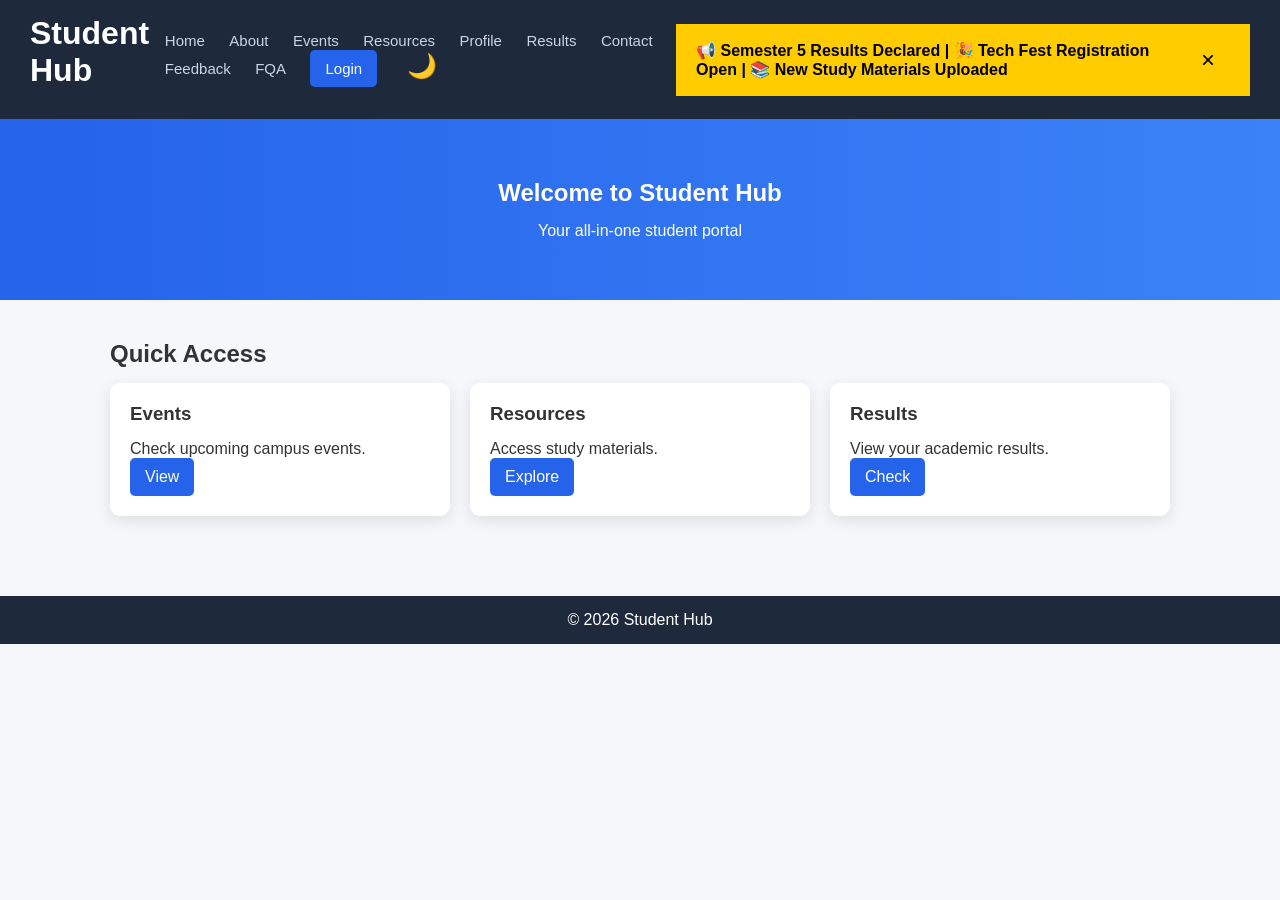
<file: index.html>
<!DOCTYPE html>
<html>
<head>
    <title>Student Hub</title>
    <link rel="stylesheet" href="style.css">
</head>
<body>

<header>
    <h1>Student Hub</h1>

    <!-- Hamburger -->
    <div class="menu-toggle" id="menuToggle">☰</div>

    <!-- Navigation -->
    <nav id="navbar">
        <a href="index.html">Home</a>
    <a href="about.html">About</a>
    <a href="events.html">Events</a>
    <a href="resource.html">Resources</a>
    <a href="profile.html">Profile</a>
    <a href="result.html">Results</a>
    <a href="contact.html">Contact</a>
    <a href="feedback.html">Feedback</a>
    <a href="faq.html">FQA</a>
    <a href="login.html" class="btn">Login</a>

        <!-- Dark/Light Mode -->
        <span id="themeToggle" class="theme-btn">🌙</span>
    </nav>

    <div class="notification" id="notificationBar">
        <span>
            📢 Semester 5 Results Declared |
            🎉 Tech Fest Registration Open |
            📚 New Study Materials Uploaded
        </span>

        <button id="closeBtn">&times;</button>
    </div>
</header>

<section class="hero">
    <h2>Welcome to Student Hub</h2>
    <p>Your all-in-one student portal</p>
</section>

<div class="container">
    <h2>Quick Access</h2>

    <div class="card-grid">
        <div class="card">
            <h3>Events</h3>
            <p>Check upcoming campus events.</p>
            <a href="events.html" class="btn">View</a>
        </div>

        <div class="card">
            <h3>Resources</h3>
            <p>Access study materials.</p>
            <a href="resource.html" class="btn">Explore</a>
        </div>

        <div class="card">
            <h3>Results</h3>
            <p>View your academic results.</p>
            <a href="result.html" class="btn">Check</a>
        </div>
    </div>
</div>

<footer>
    <p>© 2026 Student Hub</p>
</footer>
<script>
// Close notification
document.getElementById("closeBtn").addEventListener("click", function () {
    document.getElementById("notificationBar").style.display = "none";
});

// Hamburger menu
document.getElementById("menuToggle").addEventListener("click", function () {
    document.getElementById("navbar").classList.toggle("show");
});

// Light / Dark Mode
const themeBtn = document.getElementById("themeToggle");

themeBtn.addEventListener("click", function () {

    document.body.classList.toggle("dark-mode");

    if(document.body.classList.contains("dark-mode")){
        themeBtn.textContent = "☀️";
    }else{
        themeBtn.textContent = "🌙";
    }

});
</script>
</body>
</html>
</file>
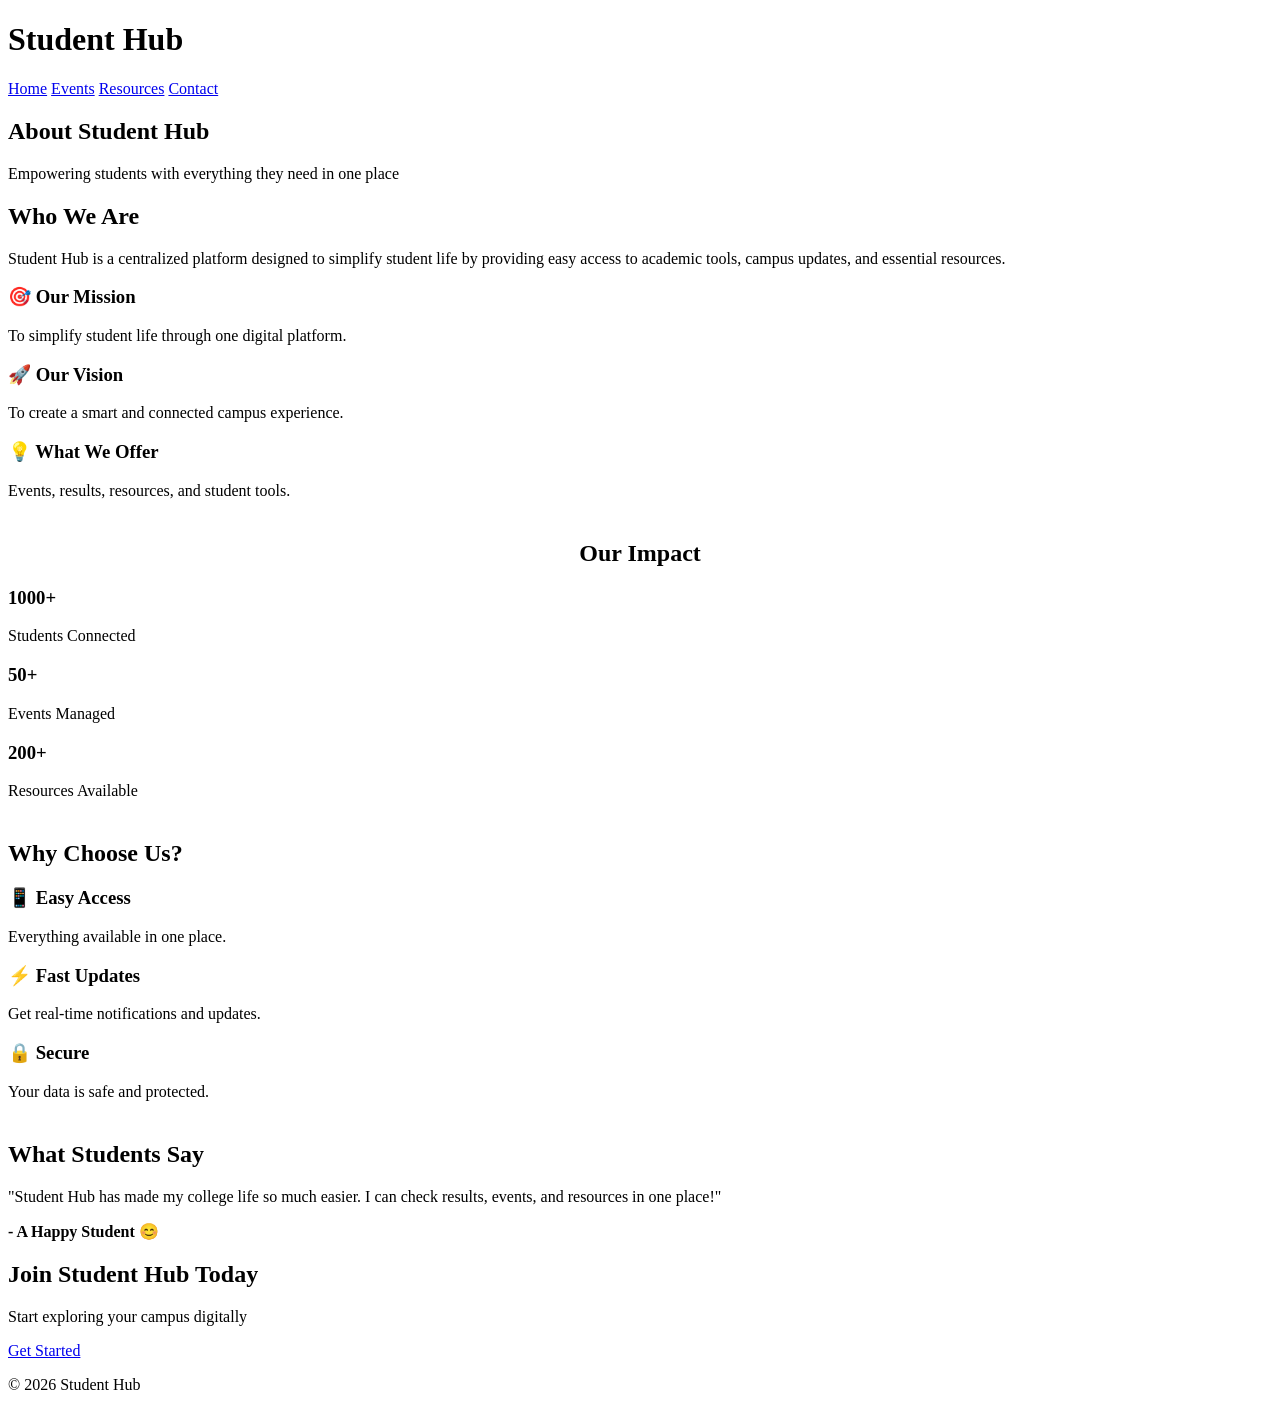
<file: about.html>
<!DOCTYPE html>
<html>
<head>
    <title>About Us</title>
   <!--  <link rel="stylesheet" href="style.css"> -->
</head>
<body>

<header>
    <h1>Student Hub</h1>
    <nav>
        <a href="index.html">Home</a>
        <a href="events.html">Events</a>
        <a href="resource.html">Resources</a>
        <a href="contact.html">Contact</a>
    </nav>
</header>

<!-- HERO -->
<section class="about-hero">
    <h2>About Student Hub</h2>
    <p>Empowering students with everything they need in one place</p>
</section>

<div class="container">

    <!-- WHO WE ARE -->
    <div class="about-section">
        <h2>Who We Are</h2>
        <p>
            Student Hub is a centralized platform designed to simplify student life by 
            providing easy access to academic tools, campus updates, and essential resources.
        </p>
    </div>

    <!-- MISSION / VISION -->
    <div class="card-grid">
        <div class="card">
            <h3>🎯 Our Mission</h3>
            <p>To simplify student life through one digital platform.</p>
        </div>

        <div class="card">
            <h3>🚀 Our Vision</h3>
            <p>To create a smart and connected campus experience.</p>
        </div>

        <div class="card">
            <h3>💡 What We Offer</h3>
            <p>Events, results, resources, and student tools.</p>
        </div>
    </div>

    <!-- STATS -->
    <h2 style="margin-top:40px; text-align:center;">Our Impact</h2>

    <div class="card-grid">
        <div class="card">
            <h3>1000+</h3>
            <p>Students Connected</p>
        </div>

        <div class="card">
            <h3>50+</h3>
            <p>Events Managed</p>
        </div>

        <div class="card">
            <h3>200+</h3>
            <p>Resources Available</p>
        </div>
    </div>

    <!-- FEATURES -->
    <h2 style="margin-top:40px;">Why Choose Us?</h2>

    <div class="card-grid">
        <div class="card">
            <h3>📱 Easy Access</h3>
            <p>Everything available in one place.</p>
        </div>

        <div class="card">
            <h3>⚡ Fast Updates</h3>
            <p>Get real-time notifications and updates.</p>
        </div>

        <div class="card">
            <h3>🔒 Secure</h3>
            <p>Your data is safe and protected.</p>
        </div>
    </div>

    <!-- TESTIMONIAL -->
    <h2 style="margin-top:40px;">What Students Say</h2>

    <div class="card">
        <p>
            "Student Hub has made my college life so much easier. I can check 
            results, events, and resources in one place!"
        </p>
        <p><strong>- A Happy Student 😊</strong></p>
    </div>

    <!-- CTA -->
    <div class="about-cta">
        <h2>Join Student Hub Today</h2>
        <p>Start exploring your campus digitally</p>
        <a href="login.html" class="btn">Get Started</a>
    </div>

</div>

<footer>
    <p>© 2026 Student Hub</p>
</footer>

</body>
</html>
</file>
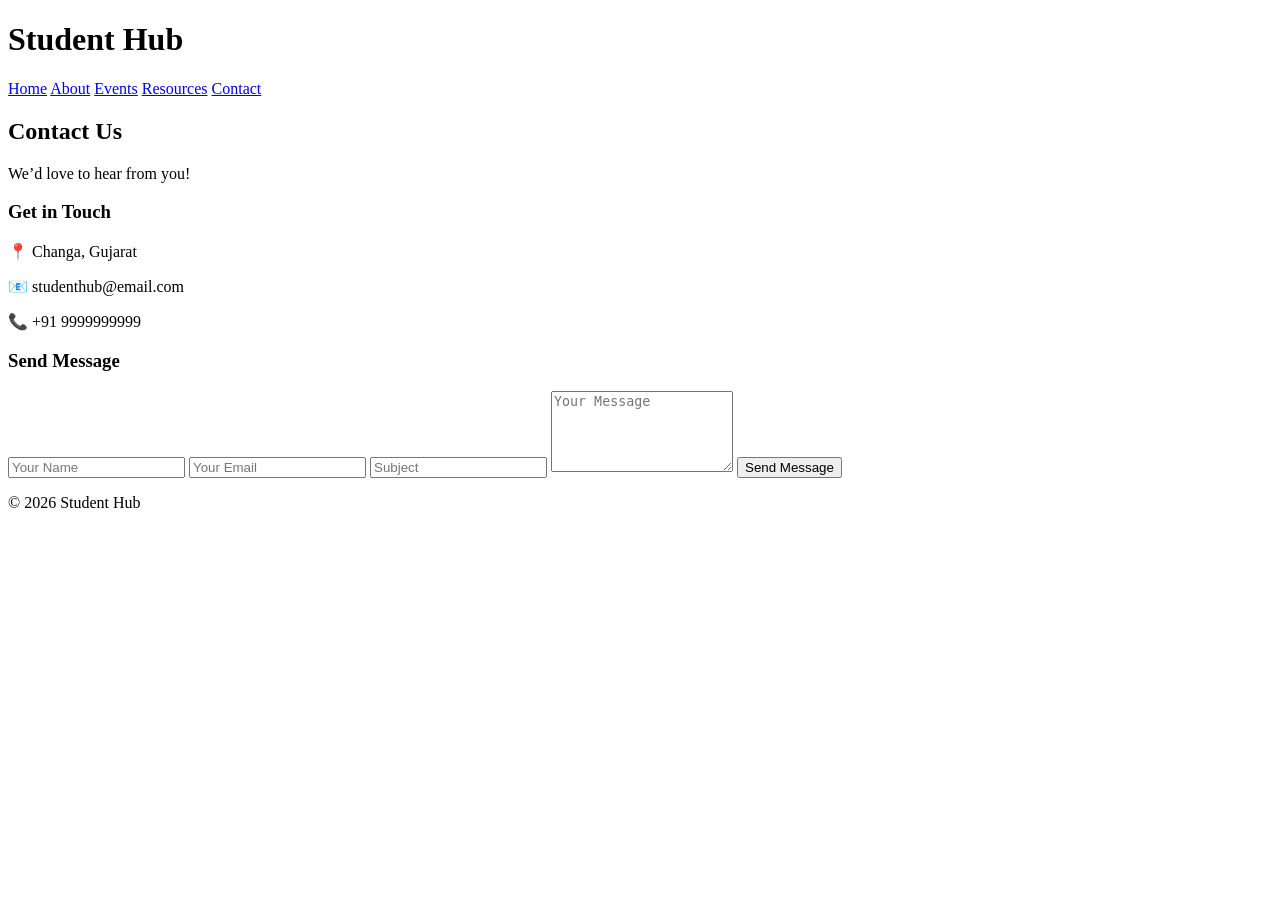
<file: contact.html>
<!DOCTYPE html>
<html>
<head>
    <title>Contact Us</title>
   <!--<link rel="stylesheet" href="style.css">--> 
</head>
<body>

<header>
    <h1>Student Hub</h1>
    <nav>
        <a href="index.html">Home</a>
        <a href="about.html">About</a>
        <a href="events.html">Events</a>
        <a href="resource.html">Resources</a>
        <a href="contact.html">Contact</a>
    </nav>
</header>

<!-- HERO -->
<section class="contact-hero">
    <h2>Contact Us</h2>
    <p>We’d love to hear from you!</p>
</section>

<div class="container contact-container">

    <!-- CONTACT INFO -->
    <div class="contact-info">
        <h3>Get in Touch</h3>
        <p>📍 Changa, Gujarat</p>
        <p>📧 studenthub@email.com</p>
        <p>📞 +91 9999999999</p>
    </div>

    <!-- FORM -->
    <form class="contact-form">
        <h3>Send Message</h3>

        <input type="text" placeholder="Your Name" required>
        <input type="email" placeholder="Your Email" required>
        <input type="text" placeholder="Subject">
        <textarea placeholder="Your Message" rows="5" required></textarea>

        <button type="submit">Send Message</button>
    </form>

</div>

<footer>
    <p>© 2026 Student Hub</p>
</footer>

</body>
</html>
</file>
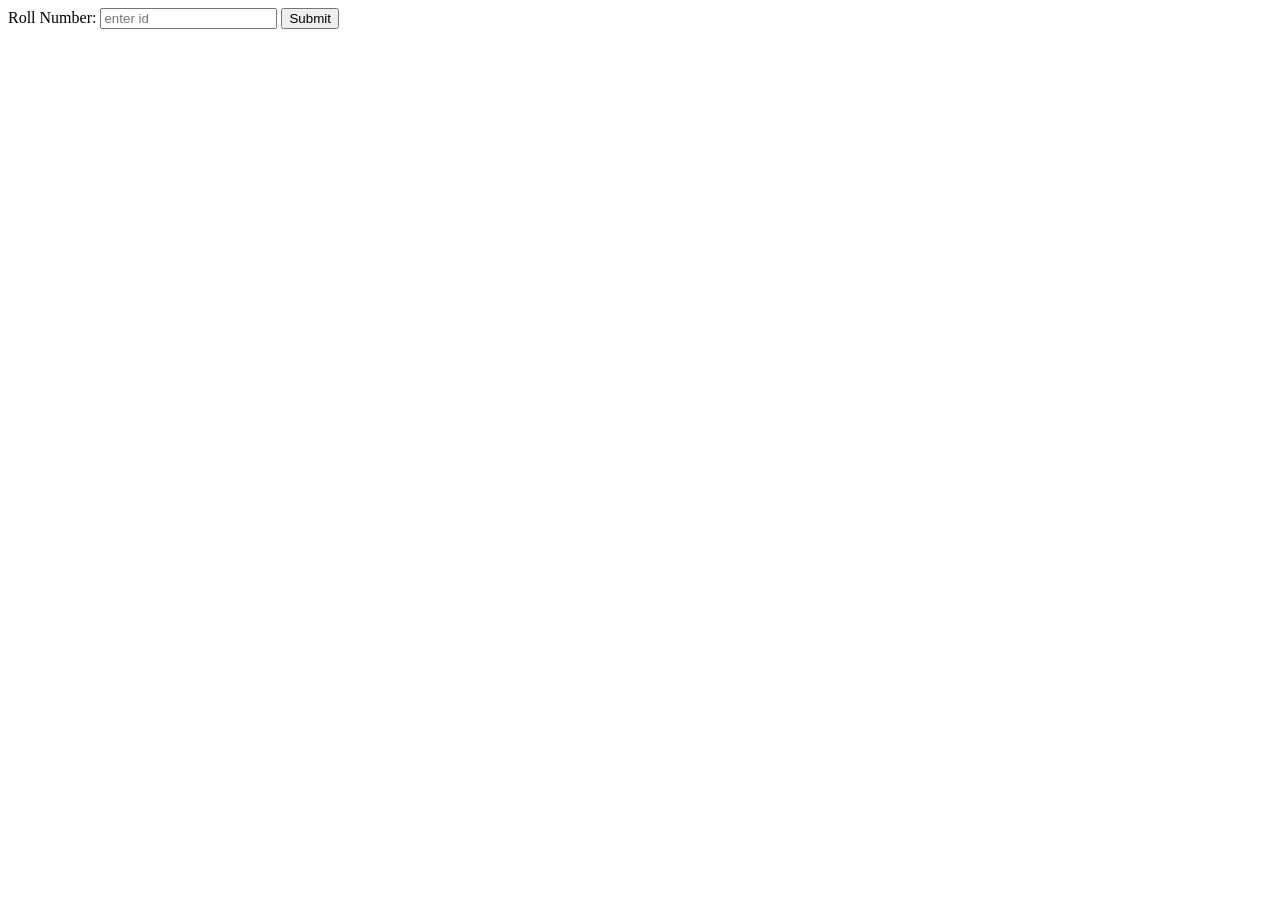
<file: extra.html>
<!DOCTYPE html>
<html>
<body>

<form>
    <label for="rollno">Roll Number:</label>
  <input type="text"
       id="rollno"
       name="rollno"
       placeholder="enter id"
       pattern="([dD])?[0-9]{2}([dD])?[cC][sS][0-9]{3}"
       title="Enter roll number in format 25CS066, 25DCS066 or D25CS066"
       required>

    <button type="submit">Submit</button>
</form>

</body>
</html>
</file>
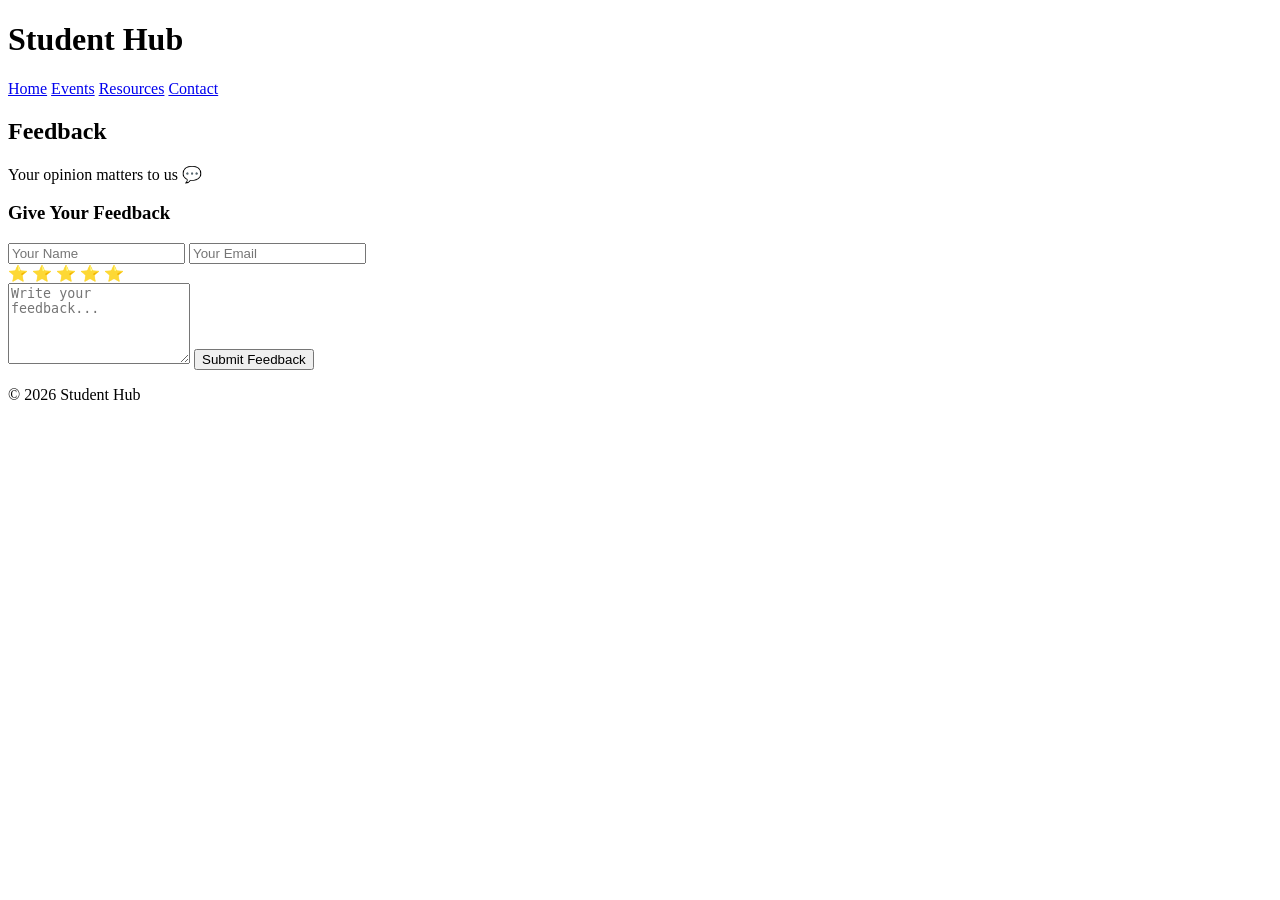
<file: feedback.html>
<!DOCTYPE html>
<html>
<head>
    <title>Feedback</title>
    <!-- <link rel="stylesheet" href="style.css"> -->
</head>
<body>

<header>
    <h1>Student Hub</h1>
    <nav>
        <a href="index.html">Home</a>
        <a href="events.html">Events</a>
        <a href="resource.html">Resources</a>
        <a href="contact.html">Contact</a>
    </nav>
</header>

<section class="feedback-hero">
    <h2>Feedback</h2>
    <p>Your opinion matters to us 💬</p>
</section>

<div class="container">

    <form class="feedback-form">
        <h3>Give Your Feedback</h3>

        <input type="text" placeholder="Your Name" required>
        <input type="email" placeholder="Your Email" required>

        <!-- STAR RATING -->
        <div class="rating">
            <span>⭐</span>
            <span>⭐</span>
            <span>⭐</span>
            <span>⭐</span>
            <span>⭐</span>
        </div>

        <textarea placeholder="Write your feedback..." rows="5" required></textarea>

        <button type="submit">Submit Feedback</button>
    </form>

</div>

<footer>
    <p>© 2026 Student Hub</p>
</footer>

</body>
</html>
</file>
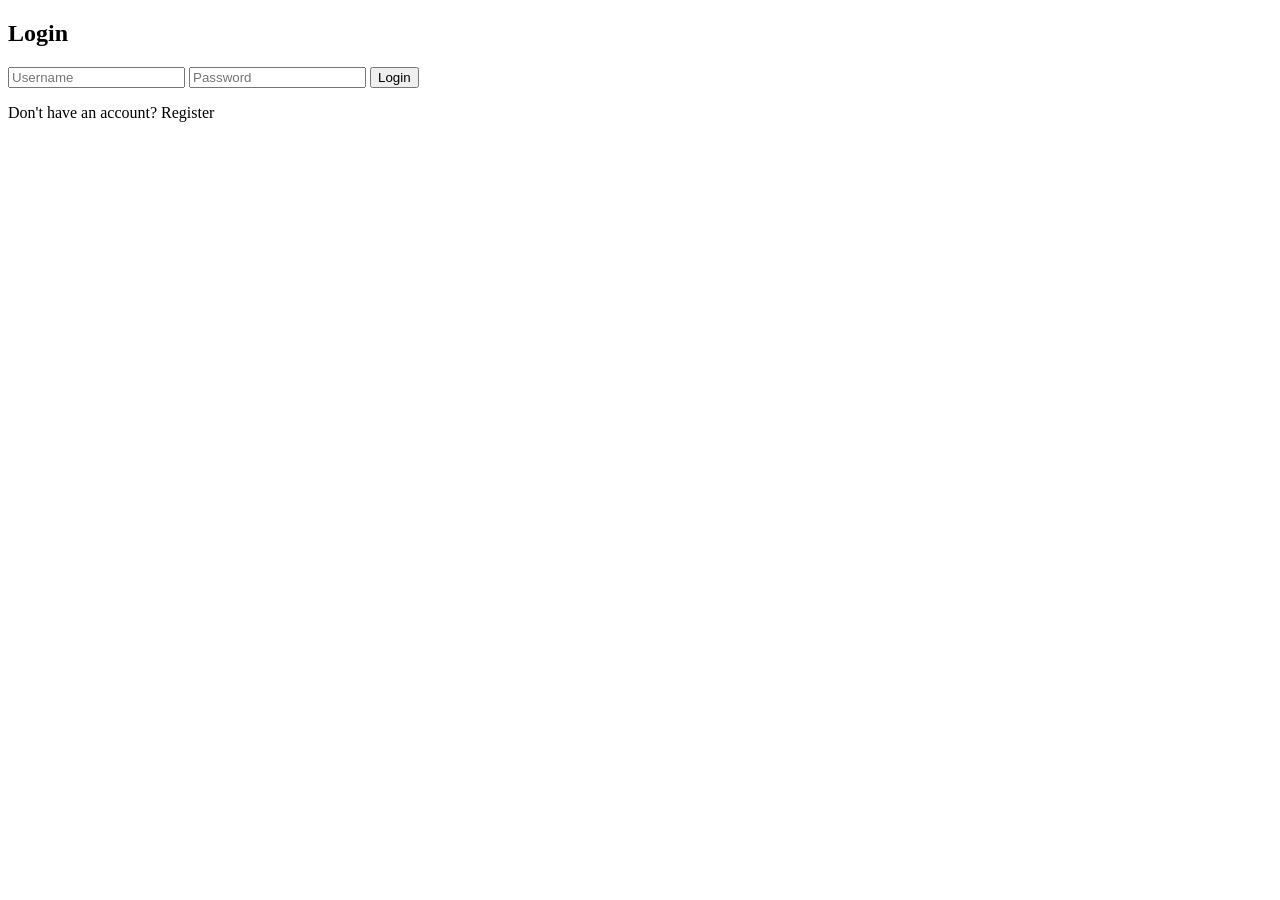
<file: login.html>
<!DOCTYPE html>
<html>
<head>
    <title>Login</title>
    <!-- <link rel="stylesheet" href="style.css"> -->
</head>
<body>

<div class="login-container">

    <form class="login-form">
        <h2>Login</h2>

        <input type="text" placeholder="Username" required>
        <input type="password" placeholder="Password" required>

        <button type="submit">Login</button>

        <p class="extra">Don't have an account? Register</p>
    </form>

</div>

</body>
</html>
</file>
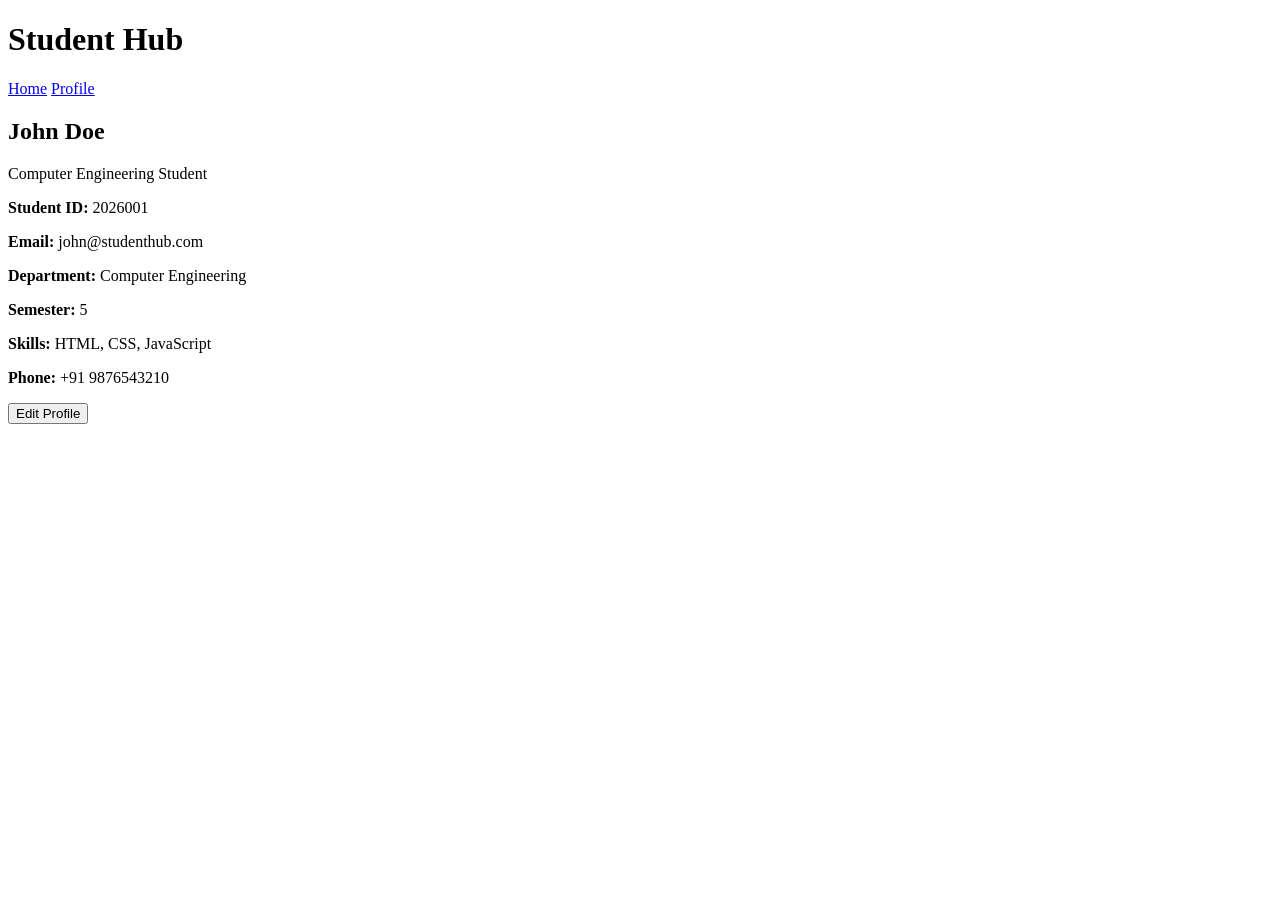
<file: profile.html>
<!DOCTYPE html>
<html lang="en">
<head>
<meta charset="UTF-8">
<meta name="viewport" content="width=device-width, initial-scale=1.0">
<title>Student Profile</title>
<!--  <link rel="stylesheet" href="style.css"> -->
</head>

<body>

<header>
    <h1>Student Hub</h1>

    <nav>
        <a href="index.html">Home</a>
        <a href="profile.html">Profile</a>
    </nav>
</header>

<div class="profile-card">

    <h2>John Doe</h2>
    <p>Computer Engineering Student</p>

    <div class="info">
        <p><strong>Student ID:</strong> 2026001</p>
        <p><strong>Email:</strong> john@studenthub.com</p>
        <p><strong>Department:</strong> Computer Engineering</p>
        <p><strong>Semester:</strong> 5</p>
        <p><strong>Skills:</strong> HTML, CSS, JavaScript</p>
        <p><strong>Phone:</strong> +91 9876543210</p>
    </div>

    <button>Edit Profile</button>

</div>

</body>
</html>
</file>
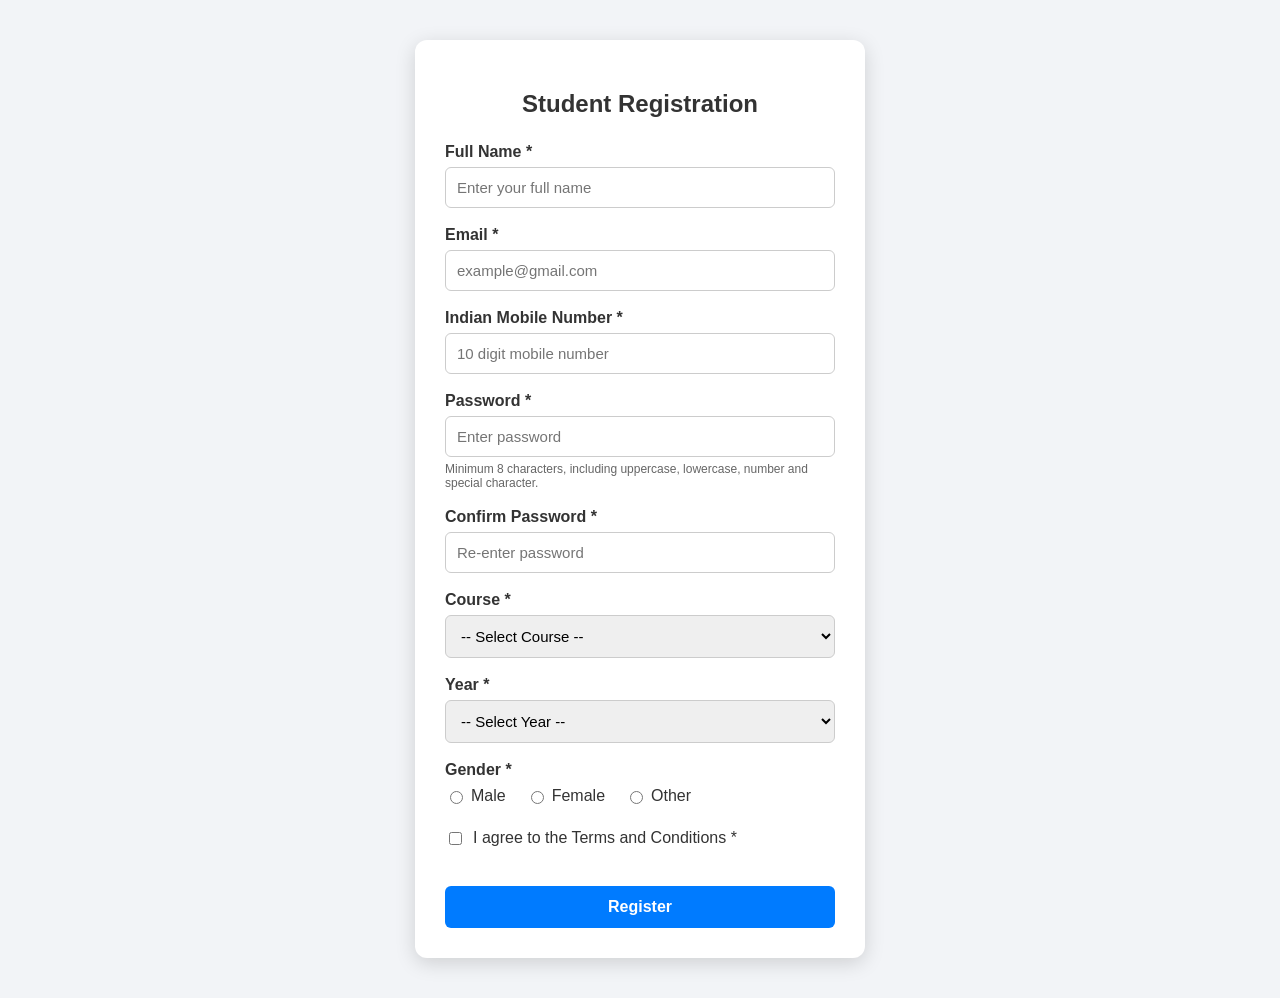
<file: registration_form.html>
<!DOCTYPE html>
<html lang="en">
<head>
    <meta charset="UTF-8">
    <meta name="viewport" content="width=device-width, initial-scale=1.0">

    <title>Student Registration Form</title>

    <style>
        * {
            box-sizing: border-box;
        }

        body {
            font-family: Arial, sans-serif;
            background: #f2f4f7;
            margin: 0;
            padding: 40px 15px;
        }

        .container {
            max-width: 450px;
            margin: auto;
            background: white;
            padding: 30px;
            border-radius: 12px;
            box-shadow: 0 5px 20px rgba(0, 0, 0, 0.15);
        }

        h2 {
            text-align: center;
            color: #333;
            margin-bottom: 25px;
        }

        .form-group {
            margin-bottom: 18px;
        }

        label {
            display: block;
            margin-bottom: 6px;
            font-weight: bold;
            color: #333;
        }

        input,
        select {
            width: 100%;
            padding: 11px;
            border: 1px solid #ccc;
            border-radius: 6px;
            font-size: 15px;
            outline: none;
        }

        input:focus,
        select:focus {
            border-color: #007bff;
        }

        input.valid,
        select.valid {
            border-color: #28a745;
        }

        input.invalid,
        select.invalid {
            border-color: #dc3545;
        }

        .error {
            color: #dc3545;
            font-size: 13px;
            margin-top: 5px;
            display: none;
        }

        .success {
            color: #28a745;
            font-size: 14px;
            text-align: center;
            margin-bottom: 15px;
            display: none;
        }

        .gender-options {
            display: flex;
            gap: 20px;
            margin-top: 8px;
        }

        .gender-option {
            display: flex;
            align-items: center;
            gap: 5px;
            font-weight: normal;
        }

        .gender-option input {
            width: auto;
        }

        .terms {
            display: flex;
            align-items: flex-start;
            gap: 8px;
            margin-top: 10px;
        }

        .terms input {
            width: auto;
            margin-top: 3px;
        }

        .terms label {
            font-weight: normal;
            margin: 0;
        }

        button {
            width: 100%;
            padding: 12px;
            margin-top: 20px;
            border: none;
            border-radius: 6px;
            background: #007bff;
            color: white;
            font-size: 16px;
            font-weight: bold;
            cursor: pointer;
        }

        button:hover {
            background: #0056b3;
        }

        button:disabled {
            background: #999;
            cursor: not-allowed;
        }

        .password-info {
            font-size: 12px;
            color: #666;
            margin-top: 5px;
        }
    </style>
</head>

<body>

<div class="container">

    <h2>Student Registration</h2>

    <div id="successMessage" class="success">
        Registration successful!
    </div>

    <form id="registrationForm" novalidate>

        <!-- NAME -->
        <div class="form-group">

            <label for="name">Full Name *</label>

            <input
                type="text"
                id="name"
                name="name"
                placeholder="Enter your full name"
                autocomplete="name"
            >

            <div id="nameError" class="error"></div>

        </div>

        <!-- EMAIL -->
        <div class="form-group">

            <label for="email">Email *</label>

            <input
                type="email"
                id="email"
                name="email"
                placeholder="example@gmail.com"
                autocomplete="email"
            >

            <div id="emailError" class="error"></div>

        </div>

        <!-- MOBILE -->
        <div class="form-group">

            <label for="mobile">Indian Mobile Number *</label>

            <input
                type="tel"
                id="mobile"
                name="mobile"
                placeholder="10 digit mobile number"
                maxlength="10"
                inputmode="numeric"
                autocomplete="tel"
            >

            <div id="mobileError" class="error"></div>

        </div>

        <!-- PASSWORD -->
        <div class="form-group">

            <label for="password">Password *</label>

            <input
                type="password"
                id="password"
                name="password"
                placeholder="Enter password"
                autocomplete="new-password"
            >

            <div class="password-info">
                Minimum 8 characters, including uppercase, lowercase,
                number and special character.
            </div>

            <div id="passwordError" class="error"></div>

        </div>

        <!-- CONFIRM PASSWORD -->
        <div class="form-group">

            <label for="confirmPassword">Confirm Password *</label>

            <input
                type="password"
                id="confirmPassword"
                name="confirmPassword"
                placeholder="Re-enter password"
                autocomplete="new-password"
            >

            <div id="confirmPasswordError" class="error"></div>

        </div>

        <!-- COURSE -->
        <div class="form-group">

            <label for="course">Course *</label>

            <select id="course" name="course">

                <option value="">-- Select Course --</option>

                <option value="BCA">BCA</option>
                <option value="BBA">BBA</option>
                <option value="BSc">B.Sc</option>
                <option value="BCom">B.Com</option>
                <option value="BA">B.A</option>

            </select>

            <div id="courseError" class="error"></div>

        </div>

        <!-- YEAR -->
        <div class="form-group">

            <label for="year">Year *</label>

            <select id="year" name="year">

                <option value="">-- Select Year --</option>

                <option value="1">First Year</option>
                <option value="2">Second Year</option>
                <option value="3">Third Year</option>
                <option value="4">Fourth Year</option>

            </select>

            <div id="yearError" class="error"></div>

        </div>

        <!-- GENDER -->
        <div class="form-group">

            <label>Gender *</label>

            <div class="gender-options">

                <label class="gender-option">
                    <input type="radio" name="gender" value="Male">
                    Male
                </label>

                <label class="gender-option">
                    <input type="radio" name="gender" value="Female">
                    Female
                </label>

                <label class="gender-option">
                    <input type="radio" name="gender" value="Other">
                    Other
                </label>

            </div>

            <div id="genderError" class="error"></div>

        </div>

        <!-- TERMS -->
        <div class="form-group">

            <div class="terms">

                <input
                    type="checkbox"
                    id="terms"
                    name="terms"
                >

                <label for="terms">
                    I agree to the Terms and Conditions *
                </label>

            </div>

            <div id="termsError" class="error"></div>

        </div>

        <!-- SUBMIT -->
        <button type="submit">
            Register
        </button>

    </form>

</div>


<script>

const form = document.getElementById("registrationForm");

// Get elements
const nameInput = document.getElementById("name");
const emailInput = document.getElementById("email");
const mobileInput = document.getElementById("mobile");
const passwordInput = document.getElementById("password");
const confirmPasswordInput = document.getElementById("confirmPassword");
const courseInput = document.getElementById("course");
const yearInput = document.getElementById("year");
const termsInput = document.getElementById("terms");

// Error elements
const nameError = document.getElementById("nameError");
const emailError = document.getElementById("emailError");
const mobileError = document.getElementById("mobileError");
const passwordError = document.getElementById("passwordError");
const confirmPasswordError = document.getElementById("confirmPasswordError");
const courseError = document.getElementById("courseError");
const yearError = document.getElementById("yearError");
const genderError = document.getElementById("genderError");
const termsError = document.getElementById("termsError");

// --------------------------------------------------Helper Functions--------------------------------------------------
function showError(input, errorElement, message) {

    input.classList.add("invalid");
    input.classList.remove("valid");

    errorElement.textContent = message;
    errorElement.style.display = "block";
}

function showSuccess(input, errorElement) {

    input.classList.remove("invalid");
    input.classList.add("valid");

    errorElement.textContent = "";
    errorElement.style.display = "none";
}

function clearValidation(input, errorElement) {

    input.classList.remove("invalid", "valid");

    errorElement.textContent = "";
    errorElement.style.display = "none";
}

// --------------------------------------------------NAME VALIDATION--------------------------------------------------
function validateName() {

    const name = nameInput.value.trim();

    if (name === "") {
        showError(
            nameInput,
            nameError,
            "Name is required."
        );
        return false;
    }

    // Allows letters, spaces, apostrophes and hyphens
    const namePattern = /^[A-Za-z]+(?:[ '-][A-Za-z]+)*$/;


    if (!namePattern.test(name)) {
        showError(
            nameInput,
            nameError,
            "Name can contain only letters, spaces, apostrophes or hyphens."
        );
        return false;
    }

    // Minimum 2 characters
    if (name.replace(/[^A-Za-z]/g, "").length < 2) {
        showError(
            nameInput,
            nameError,
            "Please enter a valid name."
        );
        return false;
    }
    showSuccess(nameInput, nameError);
    return true;
}

// --------------------------------------------------EMAIL VALIDATION --------------------------------------------------
function validateEmail() {

    const email = emailInput.value.trim();


    if (email === "") {
        showError(
            emailInput,
            emailError,
            "Email is required."
        );
        return false;
    }

    // Basic email format validation
    const emailPattern =
        /^[^\s@]+@[^\s@]+\.[^\s@]{2,}$/;

    if (!emailPattern.test(email)) {
        showError(
            emailInput,
            emailError,
            "Please enter a valid email address."
        );
        return false;
    }
    showSuccess(emailInput, emailError);
    return true;
}

// -------------------------------------------------- MOBILE VALIDATION--------------------------------------------------
function validateMobile() {

    const mobile = mobileInput.value.trim();


    if (mobile === "") {
        showError(
            mobileInput,
            mobileError,
            "Mobile number is required."
        );
        return false;
    }

    // Must contain exactly 10 digits
    if (!/^\d{10}$/.test(mobile)) {
        showError(
            mobileInput,
            mobileError,
            "Mobile number must contain exactly 10 digits."
        );
        return false;
    }

    // Indian mobile numbers normally start with 6, 7, 8 or 9
    if (!/^[6-9]/.test(mobile)) {
        showError(
            mobileInput,
            mobileError,
            "Please enter a valid Indian mobile number."
        );
        return false;
    }

    showSuccess(mobileInput, mobileError);

    return true;
}

// --------------------------------------------------PASSWORD VALIDATION--------------------------------------------------
function validatePassword() {

    const password = passwordInput.value;

    if (password === "") {
        showError(
            passwordInput,
            passwordError,
            "Password is required."
        );
        return false;
    }

    if (password.length < 8) {
        showError(
            passwordInput,
            passwordError,
            "Password must be at least 8 characters long."
        );
        return false;
    }

    if (!/[A-Z]/.test(password)) {
        showError(
            passwordInput,
            passwordError,
            "Password must contain at least one uppercase letter."
        );
        return false;
    }

    if (!/[a-z]/.test(password)) {
        showError(
            passwordInput,
            passwordError,
            "Password must contain at least one lowercase letter."
        );
        return false;
    }

    if (!/[0-9]/.test(password)) {
        showError(
            passwordInput,
            passwordError,
            "Password must contain at least one number."
        );
        return false;
    }

    if (!/[!@#$%^&*(),.?":{}|<>_\-\\[\]\/+=;'`~]/.test(password)) {
        showError(
            passwordInput,
            passwordError,
            "Password must contain at least one special character."
        );
        return false;
    }

    showSuccess(passwordInput, passwordError);

    return true;
}

// --------------------------------------------------CONFIRM PASSWORD VALIDATION--------------------------------------------------
function validateConfirmPassword() {

    const password = passwordInput.value;
    const confirmPassword = confirmPasswordInput.value;


    if (confirmPassword === "") {
        showError(
            confirmPasswordInput,
            confirmPasswordError,
            "Please confirm your password."
        );
        return false;
    }

    if (password !== confirmPassword) {
        showError(
            confirmPasswordInput,
            confirmPasswordError,
            "Passwords do not match."
        );
        return false;
    }

    showSuccess(
        confirmPasswordInput,
        confirmPasswordError
    );

    return true;
}

// --------------------------------------------------COURSE VALIDATION--------------------------------------------------
function validateCourse() {

    if (courseInput.value === "") {
        showError(
            courseInput,
            courseError,
            "Please select a course."
        );
        return false;
    }

    showSuccess(courseInput, courseError);

    return true;
}

// --------------------------------------------------YEAR VALIDATION --------------------------------------------------
function validateYear() {

    if (yearInput.value === "") {
        showError(
            yearInput,
            yearError,
            "Please select your year."
        );
        return false;
    }

    showSuccess(yearInput, yearError);

    return true;
}

// --------------------------------------------------GENDER VALIDATION --------------------------------------------------
function validateGender() {

    const selectedGender =
        document.querySelector('input[name="gender"]:checked');

    if (!selectedGender) {
        genderError.textContent =
            "Please select your gender.";

        genderError.style.display = "block";
        return false;
    }

    genderError.textContent = "";
    genderError.style.display = "none";

    return true;
}

// --------------------------------------------------TERMS VALIDATION--------------------------------------------------
function validateTerms() {

    if (!termsInput.checked) {
        termsError.textContent =
            "You must agree to the Terms and Conditions.";
        termsError.style.display = "block";
        return false;
    }

    termsError.textContent = "";
    termsError.style.display = "none";

    return true;
}

// -------------------------------------------------- REMOVE NON-DIGITS FROM MOBILE INPUT --------------------------------------------------
mobileInput.addEventListener("input", function () {

    this.value = this.value.replace(/\D/g, "");

});

// --------------------------------------------------REAL-TIME VALIDATION--------------------------------------------------

nameInput.addEventListener("blur", validateName);

emailInput.addEventListener("blur", validateEmail);

mobileInput.addEventListener("blur", validateMobile);

passwordInput.addEventListener("blur", validatePassword);

confirmPasswordInput.addEventListener(
    "blur",
    validateConfirmPassword
);

courseInput.addEventListener("change", validateCourse);

yearInput.addEventListener("change", validateYear);

termsInput.addEventListener("change", validateTerms);

document.querySelectorAll('input[name="gender"]')
    .forEach(function (radio) {

        radio.addEventListener("change", validateGender);

    });

// --------------------------------------------------FORM SUBMISSION --------------------------------------------------

form.addEventListener("submit", function(event) {

    event.preventDefault();


    // Validate EVERYTHING
    const nameValid = validateName();

    const emailValid = validateEmail();

    const mobileValid = validateMobile();

    const passwordValid = validatePassword();

    const confirmPasswordValid =
        validateConfirmPassword();

    const courseValid = validateCourse();

    const yearValid = validateYear();

    const genderValid = validateGender();

    const termsValid = validateTerms();

    // Check if every condition is valid
    if (
        nameValid &&
        emailValid &&
        mobileValid &&
        passwordValid &&
        confirmPasswordValid &&
        courseValid &&
        yearValid &&
        genderValid &&
        termsValid
    ) {

        document.getElementById("successMessage")
            .style.display = "block";

        alert("Registration successful!");

        // In a real application, submit the data
        // to your backend here.

        // form.submit();

    } else {

        document.getElementById("successMessage")
            .style.display = "none";

        // Scroll to first invalid field
        const firstInvalid =
            document.querySelector(".invalid");

        if (firstInvalid) {

            firstInvalid.scrollIntoView({
                behavior: "smooth",
                block: "center"
            });

            firstInvalid.focus();
        }
    }

});

</script>

</body>
</html>
</file>
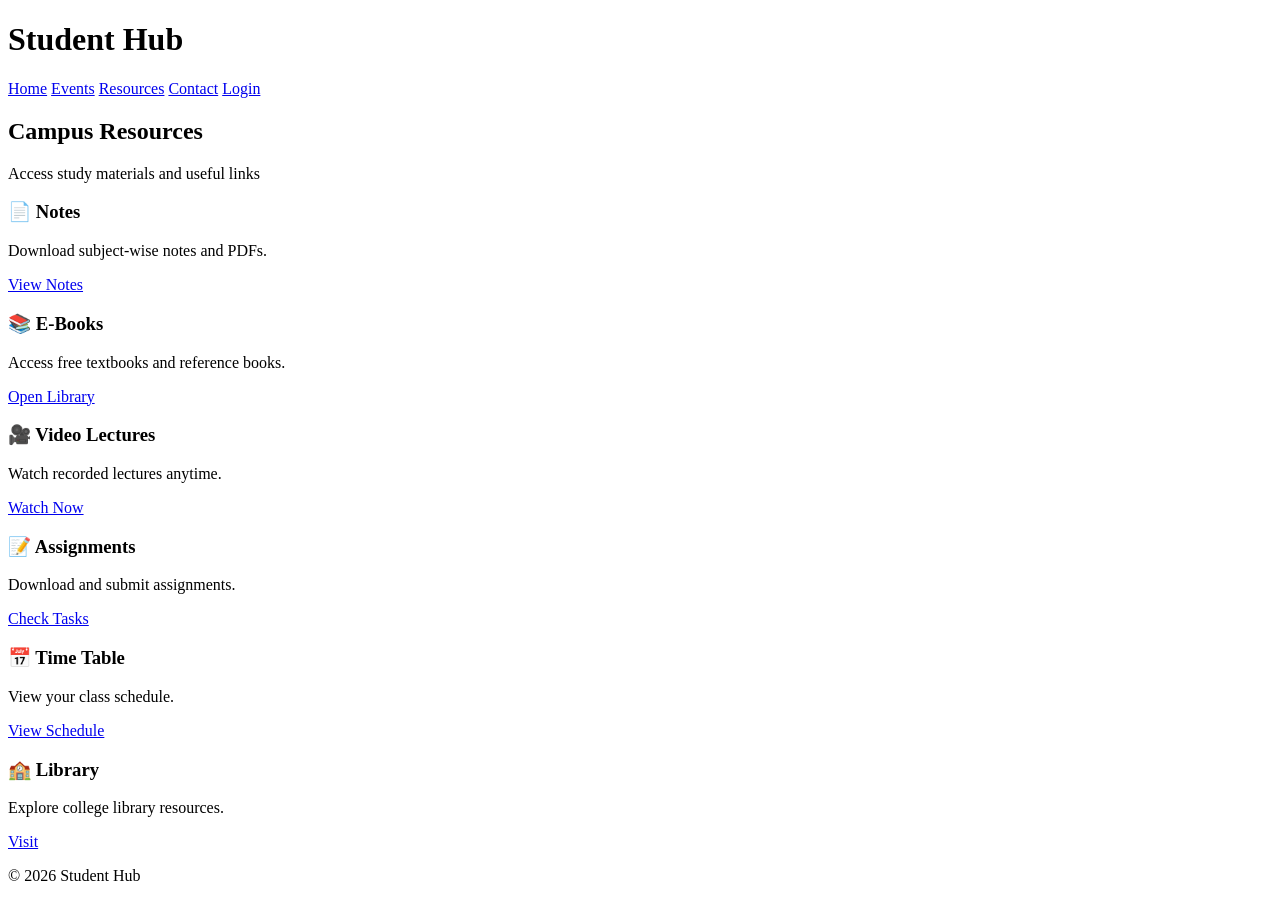
<file: resource.html>
<!DOCTYPE html>
<html>
<head>
    <title>Resources</title>
    <!--  <link rel="stylesheet" href="style.css">  -->
</head>
<body>

<header>
    <h1>Student Hub</h1>
    <nav>
        <a href="index.html">Home</a>
        <a href="events.html">Events</a>
        <a href="resource.html">Resources</a>
        <a href="contact.html">Contact</a>
        <a href="login.html" class="btn">Login</a>
    </nav>
</header>

<section class="resources-hero">
    <h2>Campus Resources</h2>
    <p>Access study materials and useful links</p>
</section>

<div class="container">

    <div class="card-grid">

        <!-- NOTES -->
        <div class="card">
            <h3>📄 Notes</h3>
            <p>Download subject-wise notes and PDFs.</p>
            <a href="#" class="btn">View Notes</a>
        </div>

        <!-- E-BOOKS -->
        <div class="card">
            <h3>📚 E-Books</h3>
            <p>Access free textbooks and reference books.</p>
            <a href="#" class="btn">Open Library</a>
        </div>

        <!-- VIDEO LECTURES -->
        <div class="card">
            <h3>🎥 Video Lectures</h3>
            <p>Watch recorded lectures anytime.</p>
            <a href="#" class="btn">Watch Now</a>
        </div>

        <!-- ASSIGNMENTS -->
        <div class="card">
            <h3>📝 Assignments</h3>
            <p>Download and submit assignments.</p>
            <a href="#" class="btn">Check Tasks</a>
        </div>

        <!-- TIME TABLE -->
        <div class="card">
            <h3>📅 Time Table</h3>
            <p>View your class schedule.</p>
            <a href="#" class="btn">View Schedule</a>
        </div>

        <!-- LIBRARY -->
        <div class="card">
            <h3>🏫 Library</h3>
            <p>Explore college library resources.</p>
            <a href="#" class="btn">Visit</a>
        </div>

    </div>

</div>

<footer>
    <p>© 2026 Student Hub</p>
</footer>

</body>
</html>
</file>
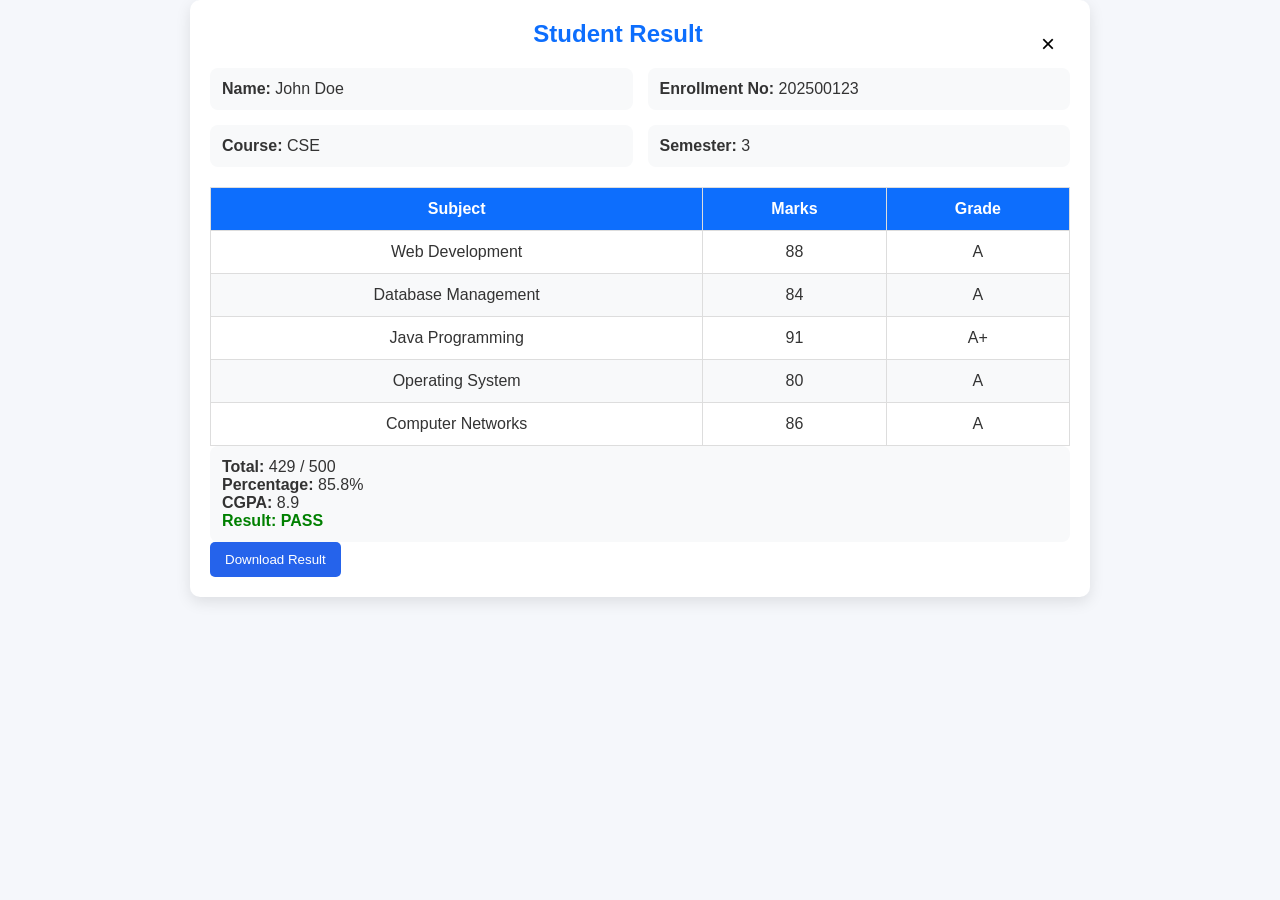
<file: result.html>
<!DOCTYPE html>
<html lang="en">
<head>
    <meta charset="UTF-8">
    <meta name="viewport" content="width=device-width, initial-scale=1.0">
    <title>Student Hub - Result</title>
    <link rel="stylesheet" href="style.css">
</head>
<body>

    <div class="result-container">

        <!-- Close Button -->
        <button id="closeBtn" style="float:right;">&times;</button>

        <h2>Student Result</h2>

        <div class="student-info">
            <p><strong>Name:</strong> John Doe</p>
            <p><strong>Enrollment No:</strong> 202500123</p>
            <p><strong>Course:</strong> CSE</p>
            <p><strong>Semester:</strong> 3</p>
        </div>

        <table>
            <thead>
                <tr>
                    <th>Subject</th>
                    <th>Marks</th>
                    <th>Grade</th>
                </tr>
            </thead>

            <tbody>
                <tr>
                    <td>Web Development</td>
                    <td>88</td>
                    <td>A</td>
                </tr>

                <tr>
                    <td>Database Management</td>
                    <td>84</td>
                    <td>A</td>
                </tr>

                <tr>
                    <td>Java Programming</td>
                    <td>91</td>
                    <td>A+</td>
                </tr>

                <tr>
                    <td>Operating System</td>
                    <td>80</td>
                    <td>A</td>
                </tr>

                <tr>
                    <td>Computer Networks</td>
                    <td>86</td>
                    <td>A</td>
                </tr>
            </tbody>
        </table>

        <div class="summary">
            <p><strong>Total:</strong> 429 / 500</p>
            <p><strong>Percentage:</strong> 85.8%</p>
            <p><strong>CGPA:</strong> 8.9</p>
            <p class="pass">Result: PASS</p>
        </div>

        <button>Download Result</button>

    </div>

    <script>
        // Close button
        document.getElementById("closeBtn").onclick = function () {
            document.querySelector(".result-container").style.display = "none";
        };

        // Close when clicking anywhere outside the result container
        document.addEventListener("click", function (e) {
            const result = document.querySelector(".result-container");

            if (!result.contains(e.target)) {
                result.style.display = "none";
            }
        });
    </script>

</body>
</html>
</file>
<file: style.css>
*{
    margin:0;
    padding:0;
    box-sizing:border-box;
    font-family:Arial, sans-serif;
}

:root{
    --primary:#2563eb;
    --dark:#1e293b;
    --light:#f5f7fb;
    --white:#fff;
}

/* ===== GLOBAL ===== */
body{
    background:var(--light);
    color:#333;
}

h1,h2,h3{
    margin-bottom:15px;
}

.btn,
button{
    display:inline-block;
    padding:10px 15px;
    background:var(--primary);
    color:white;
    border:none;
    border-radius:5px;
    cursor:pointer;
    text-decoration:none;
    transition:.3s;
}

.btn:hover,
button:hover{
    background:#1d4ed8;
}

/* ===== NAVBAR ===== */
header{
    background:var(--dark);
    padding:15px 30px;
    display:flex;
    justify-content:space-between;
    align-items:center;
}

header h1{
    color:white;
}

nav a{
    color:#cbd5e1;
    margin:0 10px;
    text-decoration:none;
    font-size:15px;
}

nav a:hover{
    color:white;
}
/* Hamburger */
.menu-toggle{
    display:none;
    font-size:30px;
    cursor:pointer;
    color:white;
    margin-right:20px;
}

/* Theme button */
.theme-btn{
    cursor:pointer;
    font-size:24px;
    margin-left:15px;
}

/* Dark mode */
.dark-mode{
    background:#121212;
    color:white;
}

.dark-mode header{
    background:#1e1e1e;
}

.dark-mode .card{
    background:#222;
    color:white;
}

.dark-mode footer{
    background:#1e1e1e;
}

/* Mobile */
@media(max-width:768px){

    .menu-toggle{
        display:block;
    }

    nav{
        display:none;
        flex-direction:column;
        width:100%;
        background:#333;
    }

    nav.show{
        display:flex;
    }

    nav a{
        padding:12px;
    }
}
.notification{
    background:#ffcc00;
    color:#000;
    padding:12px 20px;
    display:flex;
    justify-content:space-between;
    align-items:center;
    font-weight:bold;
    font-size:16px;
}

.notification span{
    flex:1;
}

#closeBtn{
    background:none;
    border:none;
    font-size:24px;
    cursor:pointer;
    color:#000;
}

#closeBtn:hover{
    color:red;
}

/* ===== HERO ===== */
.hero,
.about-hero,
.contact-hero,
.faq-hero,
.about-cta,
.login-container{
    background:linear-gradient(to right,var(--primary),#3b82f6);
    color:white;
    text-align:center;
    padding:60px 20px;
}

/* ===== CONTAINER ===== */
.container{
    max-width:1100px;
    padding:40px 20px;
    margin:auto;
}

/* ===== CARDS ===== */
.card-grid{
    display:grid;
    grid-template-columns:repeat(auto-fit,minmax(250px,1fr));
    gap:20px;
}

.card,
.contact-info,
.contact-form,
.profile-card,
.result-container,
form,
.login-form,
.faq-answer{
    background:white;
    padding:20px;
    border-radius:10px;
    box-shadow:0 5px 15px rgba(0,0,0,.1);
}

.card{
    transition:.3s;
}

.card:hover{
    transform:translateY(-5px);
}

.card img{
    width:100%;
    border-radius:10px;
    margin-bottom:10px;
    transition:.3s;
}

.card:hover img{
    transform:scale(1.05);
}

/* ===== FORMS ===== */
input,
textarea{
    width:100%;
    padding:10px;
    margin:10px 0;
    border:1px solid #ccc;
    border-radius:5px;
}

input:focus,
textarea:focus{
    outline:none;
    border-color:var(--primary);
}

/* ===== LOGIN ===== */
.login-container{
    height:100vh;
    display:flex;
    justify-content:center;
    align-items:center;
}

.login-form{
    width:300px;
    text-align:center;
}

.login-form button,
.contact-form button{
    width:100%;
}

.extra{
    margin-top:10px;
    font-size:14px;
}

/* ===== ABOUT ===== */
.about-section{
    text-align:center;
    margin-bottom:30px;
}

.about-section p{
    max-width:700px;
    margin:auto;
    line-height:1.6;
}

.about-cta{
    margin-top:50px;
    border-radius:10px;
}

.about-cta .btn{
    margin-top:15px;
}

/* ===== CONTACT ===== */
.contact-container{
    display:flex;
    gap:30px;
    margin-top:40px;
}

.contact-info,
.contact-form{
    flex:1;
}

/* ===== FAQ ===== */
.faq-item{
    margin:15px 0;
}

.faq-question{
    width:100%;
    padding:15px;
    text-align:left;
    background:var(--dark);
    color:white;
    border:none;
    border-radius:5px;
}

/* ===== PROFILE ===== */
.profile-card{
    width:450px;
    margin:50px auto;
}

.profile-card h2{
    text-align:center;
    color:#0d6efd;
}

.info{
    display:flex;
    flex-direction:column;
    gap:15px;
}

.info p{
    background:#f5f5f5;
    padding:12px;
    border-radius:8px;
}

.info strong{
    color:#0d6efd;
}

.edit-btn{
    width:100%;
    margin-top:25px;
}

/* ===== RESULT ===== */
.result-container{
    max-width:900px;
    margin:auto;
}

.result-container h2{
    text-align:center;
    color:#0d6efd;
}

.student-info{
    display:grid;
    grid-template-columns:repeat(2,1fr);
    gap:15px;
    margin:20px 0;
}

.student-info p,
.summary{
    background:#f8f9fa;
    padding:12px;
    border-radius:8px;
}

table{
    width:100%;
    border-collapse:collapse;
}

th{
    background:#0d6efd;
    color:white;
}

th,td{
    padding:12px;
    text-align:center;
    border:1px solid #ddd;
}

tr:nth-child(even){
    background:#f8f9fa;
}

.pass{
    color:green;
    font-weight:bold;
}

/* ===== FOOTER ===== */
footer{
    background:var(--dark);
    color:white;
    text-align:center;
    padding:15px;
    margin-top:40px;
}

/* ===== RESPONSIVE ===== */
@media(max-width:768px){

    header,
    .contact-container{
        flex-direction:column;
    }

    nav{
        margin-top:10px;
    }

    .profile-card{
        width:90%;
    }

    .student-info{
        grid-template-columns:1fr;
    }

    button{
        width:100%;
    }
}
/* =================================
   JSON EVENTS
================================= */

.event-json-card {
    background: white;
    border-radius: 10px;
    overflow: hidden;
    box-shadow: 0 5px 15px rgba(0,0,0,.1);
    transition: .3s;
}

.event-json-card:hover {
    transform: translateY(-5px);
}

.event-json-card img {
    width: 100%;
    height: 200px;
    object-fit: cover;
}

.event-content {
    padding: 20px;
}

.event-content h3 {
    color: #2563eb;
}

.event-content p {
    line-height: 1.5;
}


/* Search and filter */

#search,
#filter,
#sort {
    width: auto;
    min-width: 200px;
    margin: 10px 5px 25px 0;
}


/* Pagination */

.pagination {
    display: flex;
    justify-content: center;
    align-items: center;
    gap: 20px;
    margin-top: 30px;
}

.pagination span {
    font-weight: bold;
}


/* Disabled button */

button:disabled {
    background: #aaa;
    cursor: not-allowed;
}


/* Dark mode */

.dark-mode .event-json-card {
    background: #222;
    color: white;
}

.dark-mode .event-content h3 {
    color: #60a5fa;
}


/* Mobile */

@media(max-width:768px) {

    #search,
    #filter,
    #sort {
        width: 100%;
        margin: 8px 0;
    }

    .pagination {
        flex-direction: column;
        gap: 10px;
    }

}/* ==========================================
   JSON DATA PAGES
========================================== */

.event-json-card {
    background: white;
    border-radius: 10px;
    padding: 20px;
    box-shadow: 0 5px 15px rgba(0,0,0,.1);
    transition: .3s;
}

.event-json-card:hover {
    transform: translateY(-5px);
}

.event-content h3 {
    color: #2563eb;
}

#search,
#filter,
#sort,
#studentSearch,
#branchFilter,
#studentSort,
#faqSearch,
#faqFilter,
#faqSort {
    width: auto;
    min-width: 200px;
    margin: 10px 5px 20px 0;
}

.pagination {
    display: flex;
    justify-content: center;
    align-items: center;
    gap: 20px;
    margin: 30px 0;
}

.pagination span {
    font-weight: bold;
}

button:disabled {
    background: #aaa;
    cursor: not-allowed;
}

.error {
    color: red;
    font-weight: bold;
}


/* FAQ */

.faq-item {
    margin: 15px 0;
}

.faq-question {
    width: 100%;
    text-align: left;
}

.faq-answer {
    margin-top: 5px;
}


/* Dark mode */

.dark-mode .event-json-card,
.dark-mode .card {
    background: #222;
    color: white;
}


/* Mobile */

@media(max-width:768px) {

    #search,
    #filter,
    #sort,
    #studentSearch,
    #branchFilter,
    #studentSort,
    #faqSearch,
    #faqFilter,
    #faqSort {
        width: 100%;
        margin: 8px 0;
    }

    .pagination {
        flex-direction: column;
        gap: 10px;
    }

}
</file>
